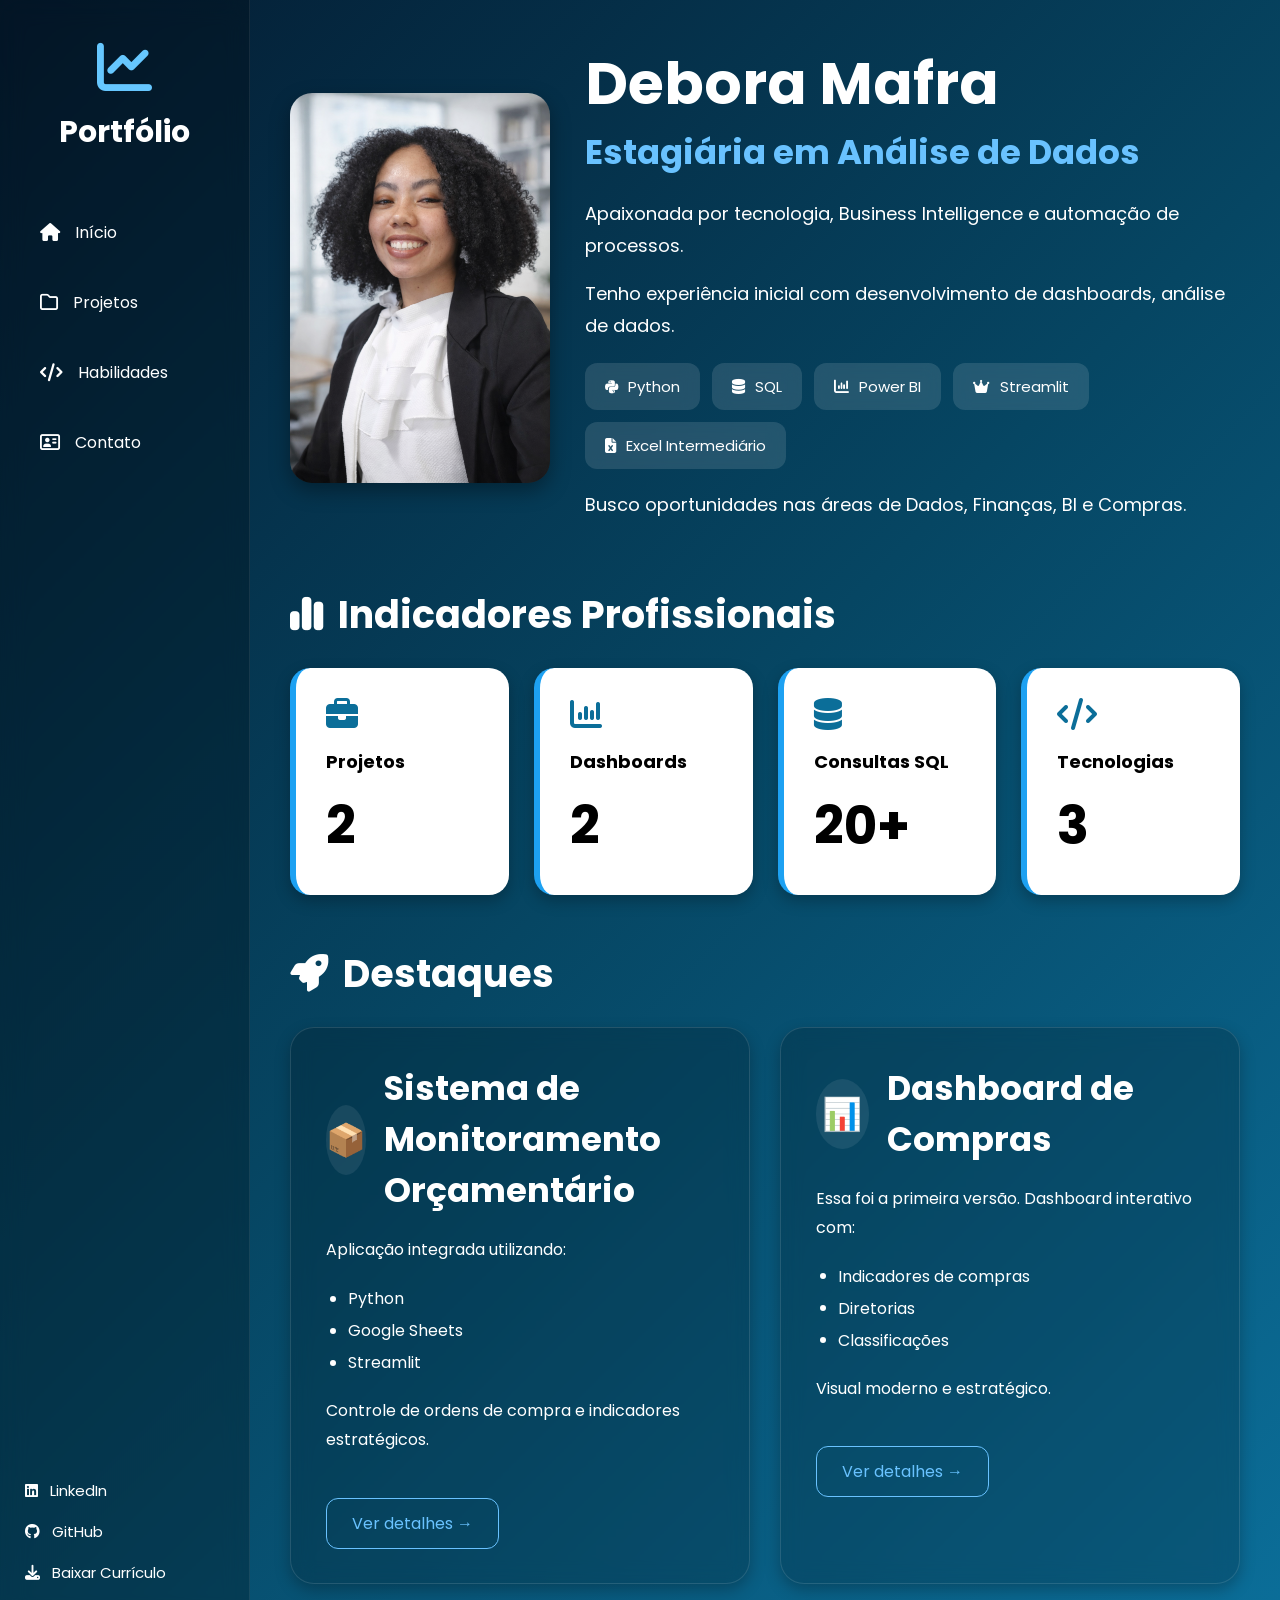
<file: index.html>
<!DOCTYPE html>
<html lang="pt-br">
<head>
<meta charset="UTF-8">
<meta name="viewport" content="width=device-width, initial-scale=1.0">

<title>Portfólio Débora Mafra</title>

<link rel="preconnect" href="https://fonts.googleapis.com">
<link href="https://fonts.googleapis.com/css2?family=Poppins:wght@300;400;500;600;700&display=swap" rel="stylesheet">

<link rel="stylesheet"
href="https://cdnjs.cloudflare.com/ajax/libs/font-awesome/6.5.1/css/all.min.css"/>

<link rel="stylesheet" href="css/style.css">

</head>

<body>

<!-- =======================================================
SIDEBAR
======================================================= -->

<div class="sidebar">

    <div>

        <div class="logo">
            <i class="fa-solid fa-chart-line"></i>
            <h2>Portfólio</h2>
        </div>

        <div class="menu">

            <a href="#">
                <i class="fa-solid fa-house"></i>
                Início
            </a>

            <a href="#">
                <i class="fa-regular fa-folder"></i>
                Projetos
            </a>

            <a href="#">
                <i class="fa-solid fa-code"></i>
                Habilidades
            </a>

            <a href="#">
                <i class="fa-regular fa-address-card"></i>
                Contato
            </a>

        </div>

    </div>

    <div class="social">

        <a href="https://www.linkedin.com/in/debora-mafra-167b701a0" target="_blank">
            <i class="fa-brands fa-linkedin"></i>
            LinkedIn
        </a>

        <a href="https://github.com/MafraDeborita"target="_blank">
            <i class="fa-brands fa-github"></i>
            GitHub
        </a>

        <a href="https://canva.link/s6s443f8kf9l5qo"target="_blank">
            <i class="fa-solid fa-download"></i>
            Baixar Currículo
        </a>

    </div>

</div>

<!-- =======================================================
MAIN
======================================================= -->

<div class="container">

    <!-- TOP -->

    <div class="top">

        <img src="minha_foto.png" alt="Débora Mafra">

        <div class="info">

            <h1>Debora Mafra</h1>

            <h3>Estagiária em Análise de Dados</h3>

            <p>
                Apaixonada por tecnologia, Business Intelligence e automação
                de processos.
            </p>

            <p>
                Tenho experiência inicial com desenvolvimento de dashboards,
                análise de dados.
            </p>

            <div class="skills">

                <div class="skill">
                    <i class="fa-brands fa-python"></i>
                    Python
                </div>

                <div class="skill">
                    <i class="fa-solid fa-database"></i>
                    SQL
                </div>

                <div class="skill">
                    <i class="fa-solid fa-chart-column"></i>
                    Power BI
                </div>

                <div class="skill">
                    <i class="fa-solid fa-crown"></i>
                    Streamlit
                </div>

                <div class="skill">
                    <i class="fa-solid fa-file-excel"></i>
                    Excel Intermediário
                </div>

            </div>

            <p>
                Busco oportunidades nas áreas de Dados, Finanças, BI e Compras.
            </p>

        </div>

    </div>

    <!-- KPI -->

    <h2 class="section-title">
        <i class="fa-solid fa-chart-simple"></i>
        Indicadores Profissionais
    </h2>

    <div class="kpis">

        <div class="kpi">
            <i class="fa-solid fa-briefcase"></i>
            <h4>Projetos</h4>
            <h2>2</h2>
        </div>

        <div class="kpi">
            <i class="fa-solid fa-chart-column"></i>
            <h4>Dashboards</h4>
            <h2>2</h2>
        </div>

        <div class="kpi">
            <i class="fa-solid fa-database"></i>
            <h4>Consultas SQL</h4>
            <h2>20+</h2>
        </div>

        <div class="kpi">
            <i class="fa-solid fa-code"></i>
            <h4>Tecnologias</h4>
            <h2>3</h2>
        </div>

    </div>

    <!-- CARDS -->

    <h2 class="section-title">  <!-- depois que crescer e eu criar mais projetos eu vou linkar as seções--> 
        <i class="fa-solid fa-rocket"></i>
        Destaques
    </h2>

    <div class="cards">

        <div class="card">

            <div class="card-header">

                <div class="icon-circle">
                    📦
                </div>

                <h3>Sistema de Monitoramento Orçamentário</h3>

            </div>

            <p>
                Aplicação integrada utilizando:
            </p>

            <ul>
                <li>Python</li>
                <li>Google Sheets</li>
                <li>Streamlit</li>
            </ul>

            <p>
                Controle de ordens de compra e indicadores estratégicos.                
            </p>

            <a href="https://coordcompras.streamlit.app/" class="btn" target="_blank">
                Ver detalhes →
            </a>

        </div>

        <div class="card">

            <div class="card-header">

                <div class="icon-circle">
                    📊
                </div>

                <h3>Dashboard de Compras</h3>

            </div>

            <p>
                Essa foi a primeira versão.
                Dashboard interativo com:
            </p>

            <ul>
                <li>Indicadores de compras</li>
                <li>Diretorias</li>
                <li>Classificações</li>
            </ul>

            <p>
                Visual moderno e estratégico.
            </p>

            <a href="https://sistemacontrole-debora.streamlit.app/" class="btn" target="_blank">
                Ver detalhes →
            </a>

        </div>

    </div>

</div>

</body>
</html>
</file>
<file: css/style.css>
/* =======================================================
RESET
======================================================= */

*{
    margin:0;
    padding:0;
    box-sizing:border-box;
}

/* =======================================================
BODY
======================================================= */

body{
    font-family:'Poppins', sans-serif;

    background: linear-gradient(135deg,#041C32,#064663,#0B6E99);

    min-height:100vh;

    color:white;

    display:flex;
}

/* =======================================================
SIDEBAR
======================================================= */

.sidebar{

    width:250px;

    background: rgba(0,0,0,0.25);

    backdrop-filter: blur(12px);

    padding:40px 25px;

    display:flex;

    flex-direction:column;

    justify-content:space-between;

    border-right:1px solid rgba(255,255,255,0.08);
}

.logo{
    text-align:center;
}

.logo i{

    font-size:55px;

    margin-bottom:15px;

    color:#66C7FF;
}

.logo h2{
    font-size:30px;
}

.menu{

    margin-top:50px;
}

.menu a{

    display:flex;

    align-items:center;

    gap:15px;

    text-decoration:none;

    color:white;

    padding:15px;

    border-radius:14px;

    margin-bottom:15px;

    transition:0.3s;
}

.menu a:hover{

    background:#0B6E99;
}

.menu a i{

    font-size:18px;
}

.social{

    display:flex;

    flex-direction:column;

    gap:18px;
}

.social a{

    color:white;

    text-decoration:none;

    display:flex;

    align-items:center;

    gap:12px;

    font-size:15px;
}

/* =======================================================
CONTAINER
======================================================= */

.container{

    flex:1;

    padding:40px;
}

/* =======================================================
TOP
======================================================= */

.top{

    display:flex;

    gap:35px;

    align-items:center;

    margin-bottom:40px;
}

.top img{

    width:260px;

    border-radius:22px;

    box-shadow:0px 8px 20px rgba(0,0,0,0.35);
}

.info h1{

    font-size:58px;

    font-weight:700;
}

.info h3{

    color:#69C2FF;

    font-size:34px;

    margin-bottom:20px;
}

.info p{

    max-width:800px;

    line-height:1.8;

    font-size:18px;

    margin-bottom:15px;
}

/* =======================================================
SKILLS
======================================================= */

.skills{

    display:flex;

    gap:12px;

    flex-wrap:wrap;

    margin:20px 0;
}

.skill{

    background: rgba(255,255,255,0.12);

    padding:12px 20px;

    border-radius:12px;

    backdrop-filter: blur(8px);

    font-size:15px;

    display:flex;

    align-items:center;

    gap:10px;
}

/* =======================================================
SECTION TITLE
======================================================= */

.section-title{

    font-size:38px;

    margin:50px 0 25px;

    display:flex;

    align-items:center;

    gap:15px;
}

/* =======================================================
KPIS
======================================================= */

.kpis{

    display:grid;

    grid-template-columns:repeat(4,1fr);

    gap:25px;
}

.kpi{

    background:white;

    border-radius:20px;

    padding:30px;

    color:black;

    box-shadow:0px 6px 15px rgba(0,0,0,0.25);

    border-left:6px solid #1DA1F2;
}

.kpi i{

    color:#0B6E99;

    font-size:32px;

    margin-bottom:18px;
}

.kpi h4{

    font-size:18px;

    margin-bottom:12px;
}

.kpi h2{

    font-size:52px;
}

/* =======================================================
CARDS
======================================================= */

.cards{

    display:grid;

    grid-template-columns:1fr 1fr;

    gap:30px;
}

.card{

    background: rgba(0,0,0,0.18);

    border:1px solid rgba(255,255,255,0.12);

    border-radius:24px;

    padding:35px;

    backdrop-filter: blur(10px);

    box-shadow:0px 6px 15px rgba(0,0,0,0.25);

    transition:0.3s;
}

.card:hover{

    transform:translateY(-6px);
}

.card-header{

    display:flex;

    align-items:center;

    gap:18px;

    margin-bottom:20px;
}

.icon-circle{

    width:70px;

    height:70px;

    border-radius:50%;

    background:rgba(255,255,255,0.08);

    display:flex;

    align-items:center;

    justify-content:center;

    font-size:32px;

    color:#69C2FF;
}

.card h3{

    font-size:34px;
}

.card p{

    margin:18px 0;

    line-height:1.8;
}

.card ul{

    margin-left:22px;

    line-height:2;
}

.btn{

    margin-top:25px;

    display:inline-block;

    padding:12px 25px;

    border-radius:12px;

    border:1px solid #69C2FF;

    color:#69C2FF;

    text-decoration:none;

    transition:0.3s;
}

.btn:hover{

    background:#69C2FF;

    color:black;
}

/* =======================================================
RESPONSIVO
======================================================= */

@media(max-width:1200px){

    .kpis{
        grid-template-columns:1fr 1fr;
    }

    .cards{
        grid-template-columns:1fr;
    }

    .top{
        flex-direction:column;
        align-items:flex-start;
    }
}

@media(max-width:768px){

    body{
        flex-direction:column;
    }

    .sidebar{
        width:100%;
    }

    .kpis{
        grid-template-columns:1fr;
    }

    .info h1{
        font-size:42px;
    }
}
</file>
